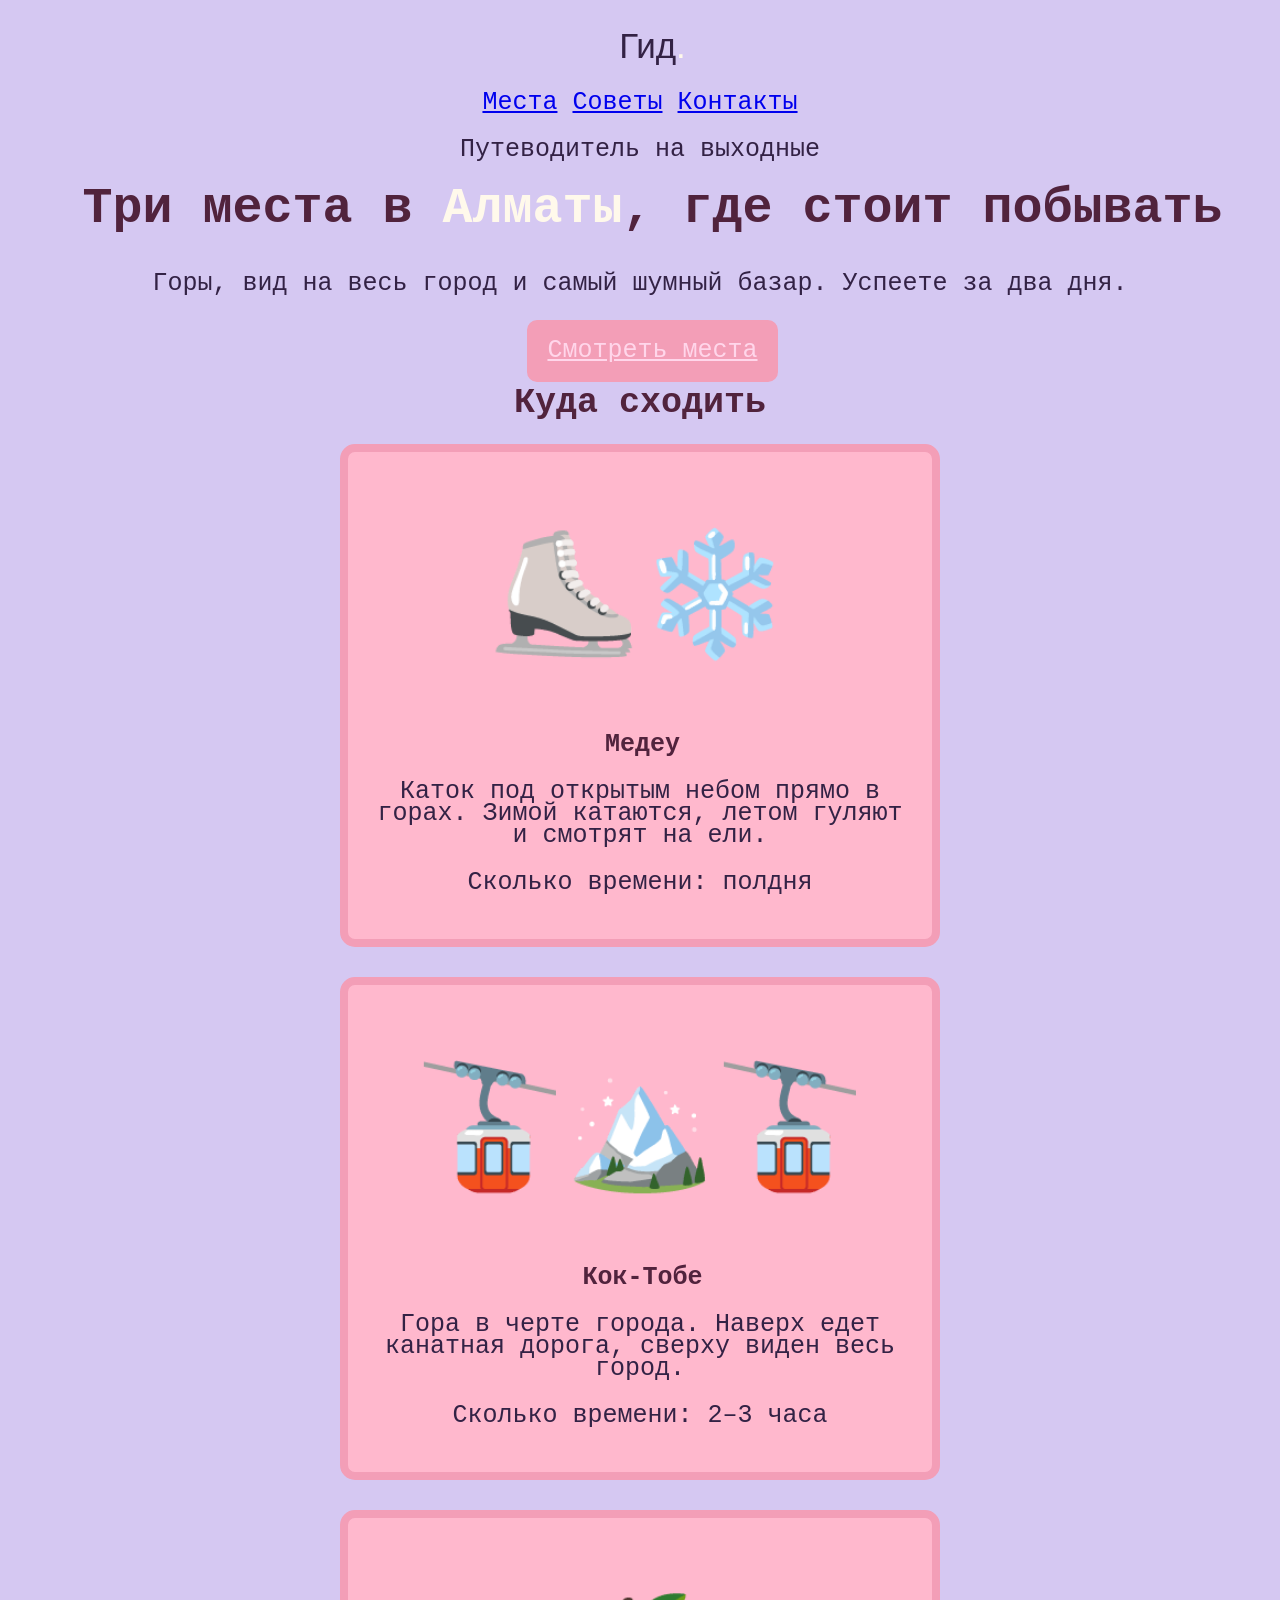
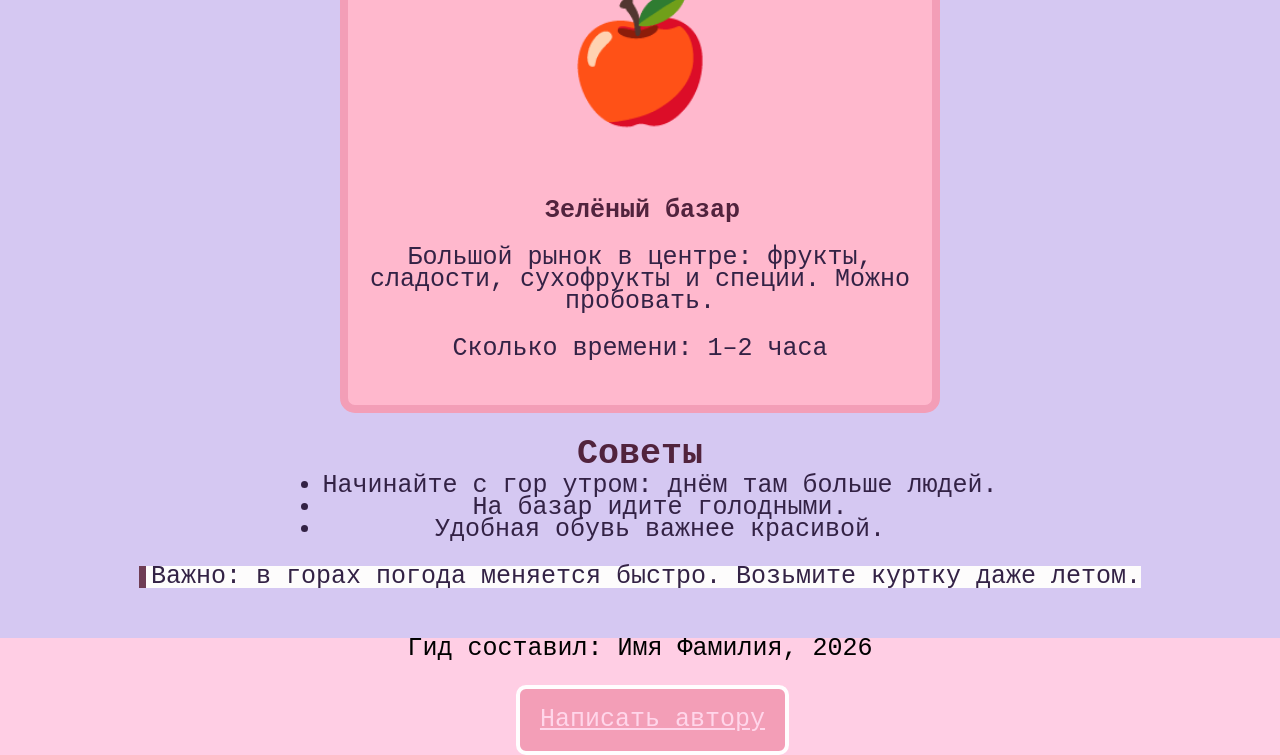
<file: index.html>
<!doctype html>
<html lang="ru">
  <head>
    <meta charset="UTF-8" />
    <meta name="viewport" content="width=device-width, initial-scale=1.0" />
    <title>Гид по Алматы</title>
    <link rel="stylesheet" href="style.css" />
  </head>
  <body>
    <!-- ===== Шапка ===== -->
    <header class="site-header">
      <p class="logo">Гид<span class="accent">.</span></p>
      <nav class="menu">
        <a href="#places">Места</a>
        <a href="#tips">Советы</a>
        <a href="#contacts">Контакты</a>
      </nav>
    </header>

    <main>
      <!-- ===== Первый экран ===== -->
      <section class="hero">
        <p class="hero-label">Путеводитель на выходные</p>
        <h1>
          Три места в <span class="accent">Алматы</span>, где стоит побывать
        </h1>
        <p>Горы, вид на весь город и самый шумный базар. Успеете за два дня.</p>
        <a class="button" href="#places">Смотреть места</a>
      </section>

      <!-- ===== Места: 3 карточки ===== -->
      <section class="places" id="places">
        <h2>Куда сходить</h2>

        <div class="card">
          <p class="card-icon">⛸️❄️</p>
          <h3>Медеу</h3>
          <p>
            Каток под открытым небом прямо в горах. Зимой катаются, летом гуляют
            и смотрят на ели.
          </p>
          <p class="card-info">Сколько времени: полдня</p>
        </div>

        <div class="card">
          <p class="card-icon">🚡🏔️🚡</p>
          <h3>Кок-Тобе</h3>
          <p>
            Гора в черте города. Наверх едет канатная дорога, сверху виден весь
            город.
          </p>
          <p class="card-info">Сколько времени: 2–3 часа</p>
        </div>

        <div class="card">
          <p class="card-icon">🍎</p>
          <h3>Зелёный базар</h3>
          <p>
            Большой рынок в центре: фрукты, сладости, сухофрукты и специи. Можно
            пробовать.
          </p>
          <p class="card-info">Сколько времени: 1–2 часа</p>
        </div>
      </section>

      <!-- ===== Советы ===== -->
      <section class="tips" id="tips">
        <h2>Советы</h2>
        <ul>
          <li>Начинайте с гор утром: днём там больше людей.</li>
          <li>На базар идите голодными.</li>
          <li>Удобная обувь важнее красивой.</li>
        </ul>
        <p class="note">
          Важно: в горах погода меняется быстро. Возьмите куртку даже летом.
        </p>
      </section>
    </main>

    <!-- ===== Подвал ===== -->
    <footer class="site-footer" id="contacts">
      <p>Гид составил: Имя Фамилия, 2026</p>
      <a class="button button-outline" href="#">Написать автору</a>
    </footer>
  </body>
</html>
</file>
<file: style.css>
body {
  text-align: center;
  margin: 0px;
  background-color: #d5c8f2;
  color: #332245;
  font-family: "Courier New", Courier, monospace;
  font-size: 25px;
  line-height: 22px;
}

div {
  text-align: center;
}

ul {
  display: table;
  margin: 0 auto;
}
p {
  text-align: center;
}
.head_text {
  font-family: "Trebuchet MS", Arial, sans-serif;
}

h1,
h2,
h3 {
  color: #51233d;
}

h1 {
  font-size: 50px;
  line-height: 45px;
  text-align: center;
  margin-top: 20px;
  margin-left: 25px;
}

h2 {
  font-size: 35px;
  margin: 10px;
}
h3 {
  font-size: 25px;
  margin: 15px;
  margin-left: 20px;
}

.accent {
  color: #fff9eb;
}

.logo {
  font-size: 35px;
  text-align: center;
  margin-left: 25px;
  font-family: fantasy, sans-serif;
}

.button {
  color: #ffd6ea;
  display: inline-block;
  border-radius: 10px;
  margin-left: 25px;
  padding: 20px;
  background-color: #f39eb7;
}

.button-outline {
  display: inline-block;
  border: 4px solid #fffdfe;
  background-color: #f39eb7;
  color: #ffd6ea;
}

.card {
  box-sizing: border-box;
  width: 600px;
  padding: 20px;
  border: 8px solid #f39eb7;
  background-color: #ffb8cd;
  margin: auto;
  margin-top: 30px;
  margin-bottom: 30px;
  border-radius: 15px;
}

.card-icon {
  font-size: 120px;
}

.time {
  font-weight: 80 0;
}

#moin {
  text-align: center;
}
.note {
  background-color: #fdfcfc;
  display: inline-block;
  padding-left: 5px;
  border-left: 7px solid #6f3d55;
}

.site-footer {
  background-color: #ffcee4;
  color: #000;
  text-align: center;
}

.card-top {
  background-color: #ffcee4;
  border-color: #a9b1fd;
}
</file>
